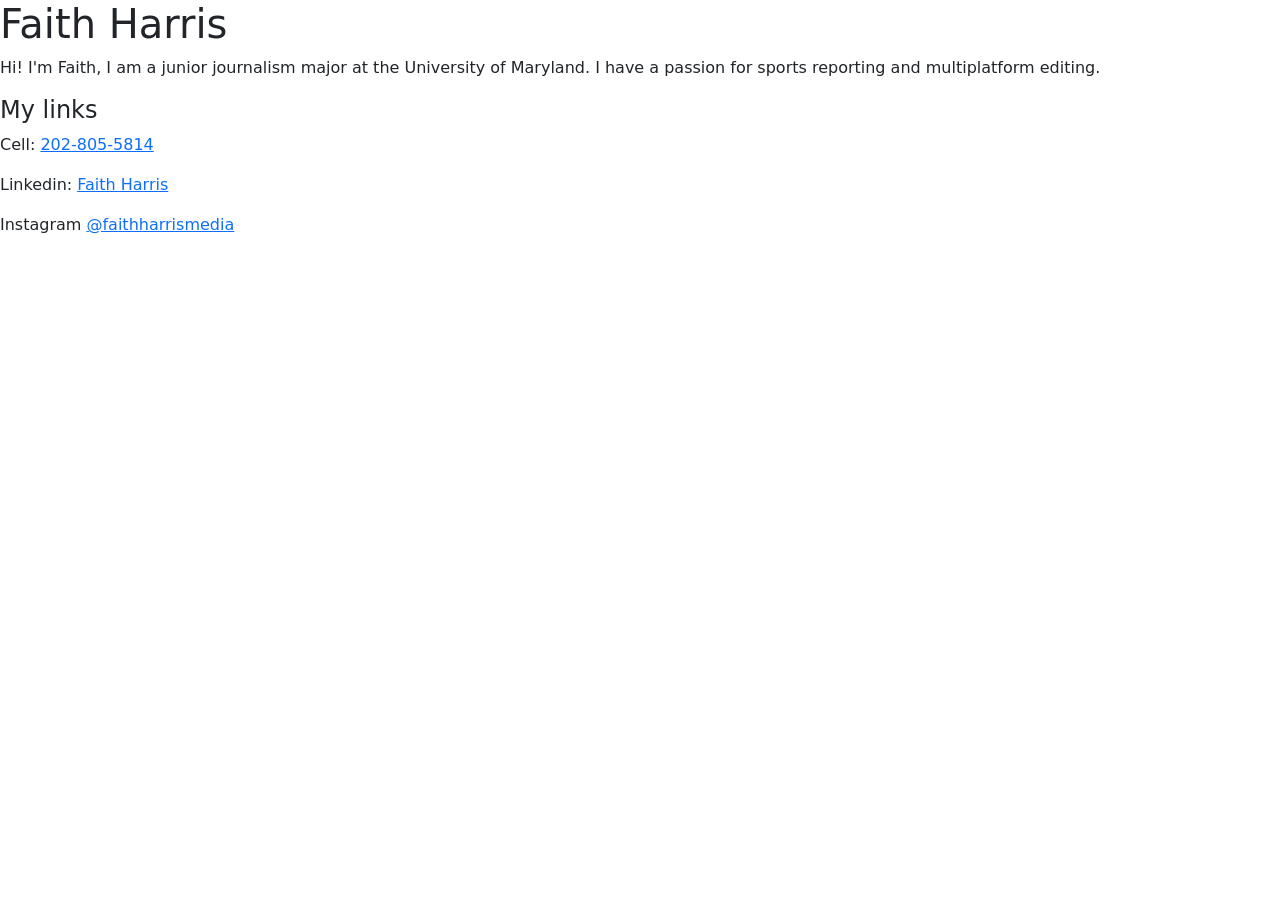
<file: index.html>
<!DOCTYPE html>
<html lang="en">

<head>
    <meta charset="UTF-8">
    <meta name="viewport" content="width=device-width, initial-scale=1.0">
    <title>Faith Harris</title>
    <meta name="description" content="">
    <!-- css -->
    <link href="https://cdn.jsdelivr.net/npm/bootstrap@5.3.8/dist/css/bootstrap.min.css" rel="stylesheet"
        integrity="sha384-sRIl4kxILFvY47J16cr9ZwB07vP4J8+LH7qKQnuqkuIAvNWLzeN8tE5YBujZqJLB" crossorigin="anonymous">
    <!-- js -->
    <script src="https://cdn.jsdelivr.net/npm/@popperjs/core@2.11.8/dist/umd/popper.min.js"
        integrity="sha384-I7E8VVD/ismYTF4hNIPjVp/Zjvgyol6VFvRkX/vR+Vc4jQkC+hVqc2pM8ODewa9r"
        crossorigin="anonymous"></script>
    <script src="https://cdn.jsdelivr.net/npm/bootstrap@5.3.8/dist/js/bootstrap.min.js"
        integrity="sha384-G/EV+4j2dNv+tEPo++6LCgdCROaejBqfUeNjuKAiuXbjrxilcCdDz6ZAVfHWe1Y"
        crossorigin="anonymous"></script>

</head>

<body>
    <h1>Faith Harris</h1>

    <p>Hi! I'm Faith, I am a junior journalism major at the University of Maryland. I have a passion for sports reporting and multiplatform editing. </p>
    
</body>


    <footer>
        <h4>My links</h4>
        <p>Cell: <a href="tel:202-805-5814"> 202-805-5814</a></p>
             <p>Linkedin: <a href="https://www.linkedin.com/in/faithlharris/"> Faith Harris</a></p>
             <p>Instagram <a href="https://www.instagram.com/faithharrismedia/"> @faithharrismedia</a></p>

    </footer>

</html>
</file>
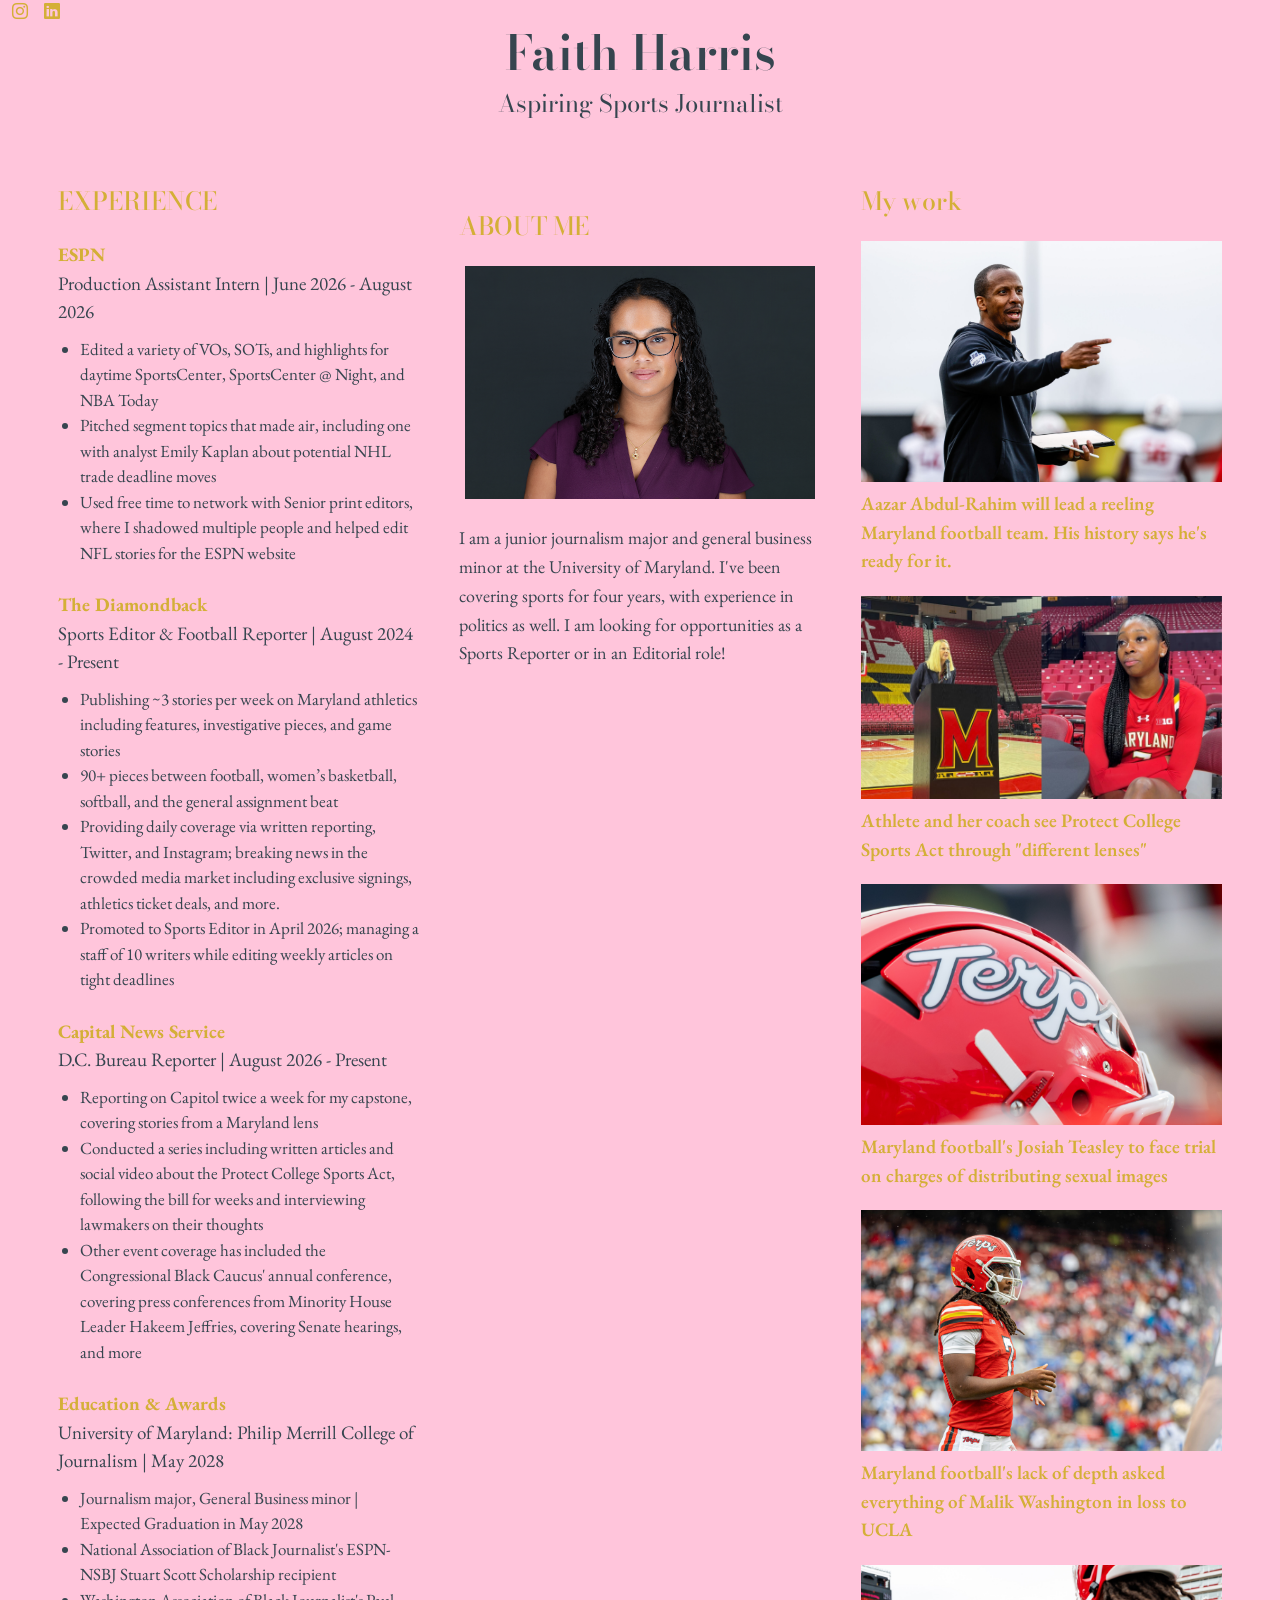
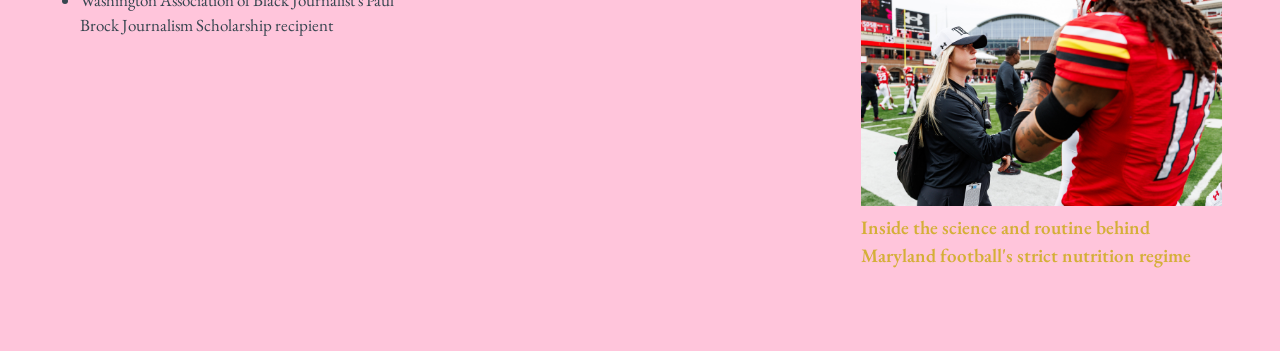
<file: bio1/index.html>
<!DOCTYPE html>
<html lang="en">

<head>
    <meta charset="UTF-8">
    <meta name="viewport" content="width=device-width, initial-scale=1">

    <title>Faith Harris Journalist Website</title>

    <!-- Bootstrap CSS -->
    <link href="https://cdn.jsdelivr.net/npm/bootstrap@5.3.3/dist/css/bootstrap.min.css" rel="stylesheet"
        integrity="sha384-QWTKZyjpPEjISv5WaRU9OFeRpok6YctnYmDr5pNlyT2bRjXh0JMhjY6hW+ALEwIH" crossorigin="anonymous">

    <!-- Bootstrap Icons -->
    <link rel="stylesheet" href="https://cdn.jsdelivr.net/npm/bootstrap-icons@1.11.1/font/bootstrap-icons.css">

    <!-- Custom CSS -->
    <link rel="stylesheet" type="text/css" href="style.css">

    <!-- Google Fonts -->
    <link rel="preconnect" href="https://fonts.googleapis.com">
    <link rel="preconnect" href="https://fonts.gstatic.com" crossorigin>

    <link
        href="https://fonts.googleapis.com/css2?family=Bodoni+Moda:ital,opsz,wght@0,6..96,400..900;1,6..96,400..900&family=EB+Garamond:wght@400;500;600;700&display=swap"
        rel="stylesheet">

</head>

<body>

    <div class="content container-fluid">

        <!-- NAVIGATION BANNER -->
        <div class="banner-container d-flex justify-content-between align-items-center">



            <div class="icons d-flex gap-3">

                <a id="instagram" href="https://www.instagram.com/faithharrismedia/" target="_blank"
                    rel="noopener noreferrer">
                    <i class="bi bi-instagram icon"></i>
                </a>

                <a id="linkedin" href="https://www.linkedin.com/in/faithlharris/" target="_blank"
                    rel="noopener noreferrer">
                    <i class="bi bi-linkedin icon"></i>
                </a>

            </div>

        </div>


        <!-- NAME AND TITLE -->
        <div class="header text-center">
            <h1 id="name">Faith Harris</h1>
            <h2 id="position">Aspiring Sports Journalist</h2>
        </div>


        <!-- THREE COLUMN LAYOUT -->
        <div class="row three-column-layout align-items-start">


            <!-- LEFT COLUMN: EXPERIENCE AND EDUCATION -->
            <div class="col-lg-4 left-column">

                <h2 class="section-title">EXPERIENCE</h2>

                <p class="job">
                    <strong>ESPN</strong>
                    <br>
                    Production Assistant Intern | June 2026 - August 2026
                </p>

                <ul class="blurb">

                    <li>
                        Edited a variety of VOs, SOTs, and highlights for daytime SportsCenter, SportsCenter @ Night,
                        and NBA Today
                    </li>

                    <li>
                        Pitched segment topics that made air, including one with analyst Emily Kaplan about potential
                        NHL trade deadline moves
                    </li>
                    <li>
                        Used free time to network with Senior print editors, where I shadowed multiple people and helped
                        edit NFL stories for the ESPN website
                    </li>
                </ul>


                <p class="job">
                    <strong>The Diamondback</strong>
                    <br>
                    Sports Editor & Football Reporter | August 2024 - Present
                </p>

                <ul class="blurb">

                    <li>
                        Publishing ~3 stories per week on Maryland athletics including features, investigative pieces,
                        and game stories
                    </li>

                    <li>
                        90+ pieces between football, women’s basketball, softball, and the general assignment beat
                    </li>

                    <li>
                        Providing daily coverage via written reporting, Twitter, and Instagram; breaking news in the
                        crowded media market including exclusive signings, athletics ticket deals, and more.
                    </li>
                    <li>
                        Promoted to Sports Editor in April 2026; managing a staff of 10 writers while editing weekly
                        articles on tight deadlines
                    </li>

                </ul>

                <p class="job">
                    <strong>Capital News Service</strong>
                    <br>
                    D.C. Bureau Reporter | August 2026 - Present
                </p>

                <ul class="blurb">

                    <li>
                        Reporting on Capitol twice a week for my capstone, covering stories from a Maryland lens
                    </li>

                    <li>
                        Conducted a series including written articles and social video about the Protect College Sports
                        Act, following the bill for weeks and interviewing lawmakers on their thoughts
                    </li>
                    <li>
                        Other event coverage has included the Congressional Black Caucus' annual conference, covering
                        press conferences from Minority House Leader Hakeem Jeffries, covering Senate hearings, and more
                    </li>
                </ul>

                <p class="job">
                    <strong>Education & Awards</strong>
                    <br>
                    University of Maryland: Philip Merrill College of Journalism | May 2028
                </p>

                <ul class="blurb">

                    <li>
                        Journalism major, General Business minor | Expected Graduation in May 2028
                    </li>

                    <li>
                        National Association of Black Journalist's ESPN-NSBJ Stuart Scott Scholarship recipient
                    </li>
                    <li>
                        Washington Association of Black Journalist's Paul Brock Journalism Scholarship recipient
                    </li>

                </ul>

            </div>



            <!-- MIDDLE COLUMN: PHOTO AND ABOUT ME -->
            <div class="col-lg-4 middle-column">

                <div class="portrait-wrapper">



                </div>


                <div class="about-section">

                    <h2 id="about">ABOUT ME</h2>

                    <div class="portrait-wrapper">

                        <img class="portrait img-fluid" src="site/imgs/IMG_3273 2.JPG" alt="Faith Harris 2025 headshot">

                    </div>

                    <p id="abouttext">
                        I am a junior journalism major and general business minor at the University of Maryland. I've
                        been covering sports for four years, with experience in politics as well. I am looking for
                        opportunities as a Sports Reporter or in an Editorial role!
                    </p>

                </div>


            </div>



            <!-- RIGHT COLUMN: PUBLISHED WORK -->
            <div class="col-lg-4 right-column">

                <h2 class="section-title">My work</h2>


                <div class="scroll-wrapper">

                    <div class="scroll overflow-auto" id="clipScroll">

                        <div class="clips">


                            <!-- ARTICLE 1 -->
                            <a href="https://dbknews.com/2026/10/27/aazaar-abdul-rahim-maryland-football-profile/"
                                target="_blank" rel="noopener noreferrer">

                                <img class="featured img-fluid" src="site/imgs/aazaarsample.jpg"
                                    alt="A photo of Maryland football interim coach Aazaar Abdul-Rahim">

                            </a>

                            <a class="hed"
                                href="https://dbknews.com/2026/10/27/aazaar-abdul-rahim-maryland-football-profile/"
                                target="_blank" rel="noopener noreferrer">

                                Aazar Abdul-Rahim will lead a reeling Maryland football team. His history says he's
                                ready for it.

                            </a>



                            <!-- ARTICLE 2 -->
                            <a href="https://baltimorefishbowl.com/stories/athlete-and-her-coach-see-protect-college-sports-act-through-different-lenses//"
                                target="_blank" rel="noopener noreferrer">

                                <img class="featured img-fluid" src="site/imgs/Frese-and-Okananwa.jpg"
                                    alt="Brenda Frese and Oluchi Okananwa">

                            </a>

                            <a class="hed"
                                href="https://baltimorefishbowl.com/stories/athlete-and-her-coach-see-protect-college-sports-act-through-different-lenses/"
                                target="_blank" rel="noopener noreferrer">

                                Athlete and her coach see Protect College Sports Act through "different lenses"

                            </a>



                            <!-- ARTICLE 3 -->
                            <a href="https://dbknews.com/2026/09/23/maryland-football-josiah-teasley-trial-charges/"
                                target="_blank" rel="noopener noreferrer">

                                <img class="featured img-fluid" src="site/imgs/marylandfballhelmet.jpg"
                                    alt="A Maryland football helmet">

                            </a>

                            <a class="hed"
                                href="https://dbknews.com/2026/09/23/maryland-football-josiah-teasley-trial-charges/"
                                target="_blank" rel="noopener noreferrer">

                                Maryland football's Josiah Teasley to face trial on charges of distributing sexual
                                images

                            </a>



                            <!-- ARTICLE 4 -->
                            <a href="https://dbknews.com/2026/09/28/maryland-football-malik-washington-offense-pressure/"
                                target="_blank" rel="noopener noreferrer">

                                <img class="featured img-fluid" src="site/imgs/malikwashington.jpg"
                                    alt="Maryland quarterback Malik Washington">

                            </a>

                            <a class="hed"
                                href="https://dbknews.com/2026/09/28/maryland-football-malik-washington-offense-pressure/"
                                target="_blank" rel="noopener noreferrer">

                                Maryland football's lack of depth asked everything of Malik Washington in loss to UCLA

                            </a>

                            <!-- ARTICLE 5 -->
                            <a href="https://dbknews.com/2026/10/16/maryland-football-addie-quinn-nutrition-food-feature/"
                                target="_blank" rel="noopener noreferrer">

                                <img class="featured img-fluid" src="site/imgs/addiequinn.jpg"
                                    alt="Maryland football nutritionist Addie Quinn talks to a player">

                            </a>

                            <a class="hed"
                                href="https://dbknews.com/2026/10/16/maryland-football-addie-quinn-nutrition-food-feature/"
                                target="_blank" rel="noopener noreferrer">

                                Inside the science and routine behind Maryland football's strict nutrition regime

                            </a>


                        </div>

                    </div>



                </div>

            </div>

        </div>

    </div>


    <!-- Bootstrap JavaScript -->
    <script src="https://cdn.jsdelivr.net/npm/bootstrap@5.3.3/dist/js/bootstrap.bundle.min.js"
        integrity="sha384-YvpcrYf0tY3lHB60NNkmXc5s9fDVZLESaAA55NDzOxhy9GkcIdslK1eN7N6jIeHz"
        crossorigin="anonymous"></script>

</body>

</html>
</file>
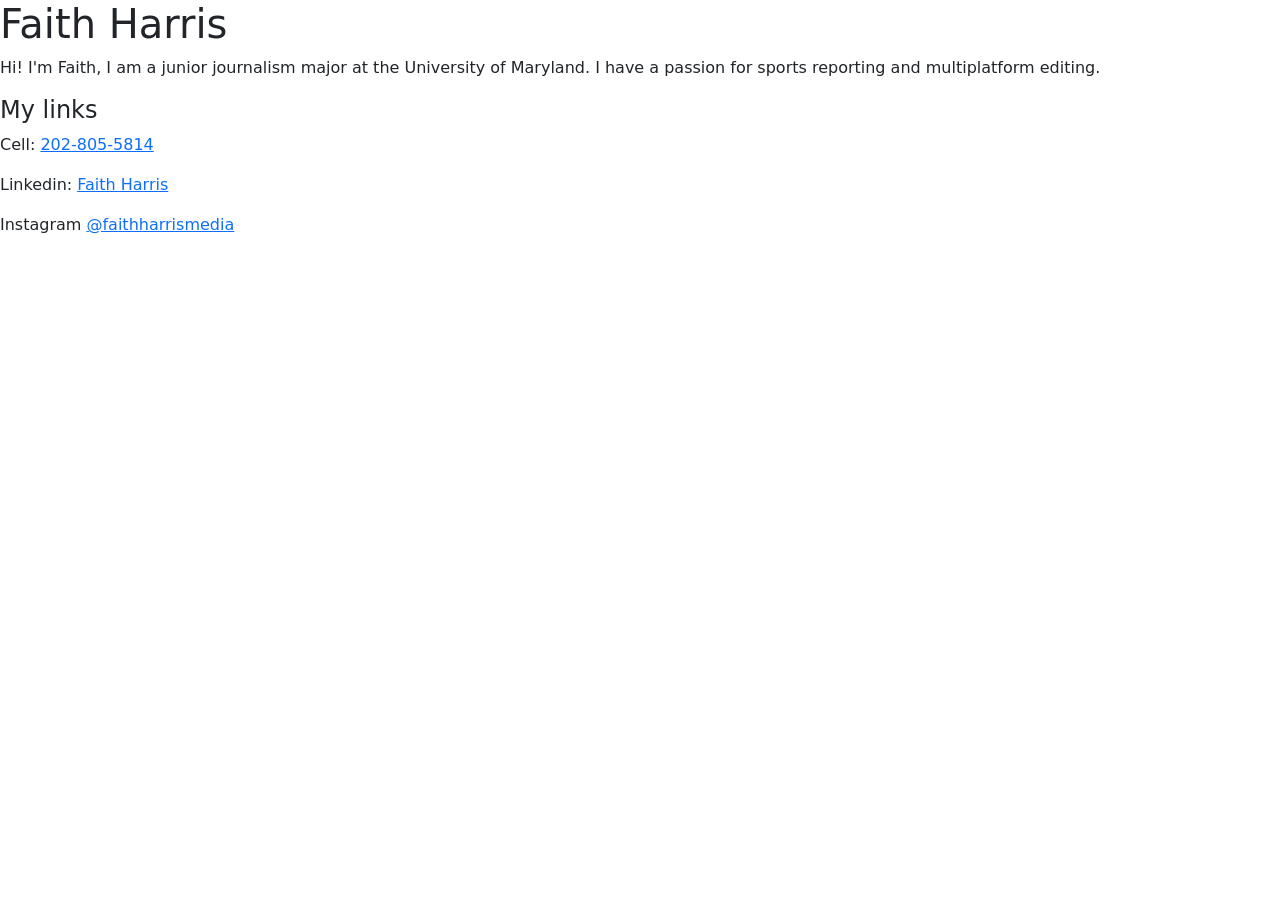
<file: test/index.html>
<!DOCTYPE html>
<html lang="en">

<head>
    <meta charset="UTF-8">
    <meta name="viewport" content="width=device-width, initial-scale=1.0">
    <title>Faith Harris</title>
    <meta name="description" content="">
    <!-- css -->
    <link href="https://cdn.jsdelivr.net/npm/bootstrap@5.3.8/dist/css/bootstrap.min.css" rel="stylesheet"
        integrity="sha384-sRIl4kxILFvY47J16cr9ZwB07vP4J8+LH7qKQnuqkuIAvNWLzeN8tE5YBujZqJLB" crossorigin="anonymous">
    <!-- js -->
    <script src="https://cdn.jsdelivr.net/npm/@popperjs/core@2.11.8/dist/umd/popper.min.js"
        integrity="sha384-I7E8VVD/ismYTF4hNIPjVp/Zjvgyol6VFvRkX/vR+Vc4jQkC+hVqc2pM8ODewa9r"
        crossorigin="anonymous"></script>
    <script src="https://cdn.jsdelivr.net/npm/bootstrap@5.3.8/dist/js/bootstrap.min.js"
        integrity="sha384-G/EV+4j2dNv+tEPo++6LCgdCROaejBqfUeNjuKAiuXbjrxilcCdDz6ZAVfHWe1Y"
        crossorigin="anonymous"></script>

</head>

<body>
    <h1>Faith Harris</h1>

    <p>Hi! I'm Faith, I am a junior journalism major at the University of Maryland. I have a passion for sports
        reporting and multiplatform editing. </p>

</body>


<footer>
    <h4>My links</h4>
    <p>Cell: <a href="tel:202-805-5814"> 202-805-5814</a></p>
    <p>Linkedin: <a href="https://www.linkedin.com/in/faithlharris/"> Faith Harris</a></p>
    <p>Instagram <a href="https://www.instagram.com/faithharrismedia/"> @faithharrismedia</a></p>

</footer>

</html>
</file>
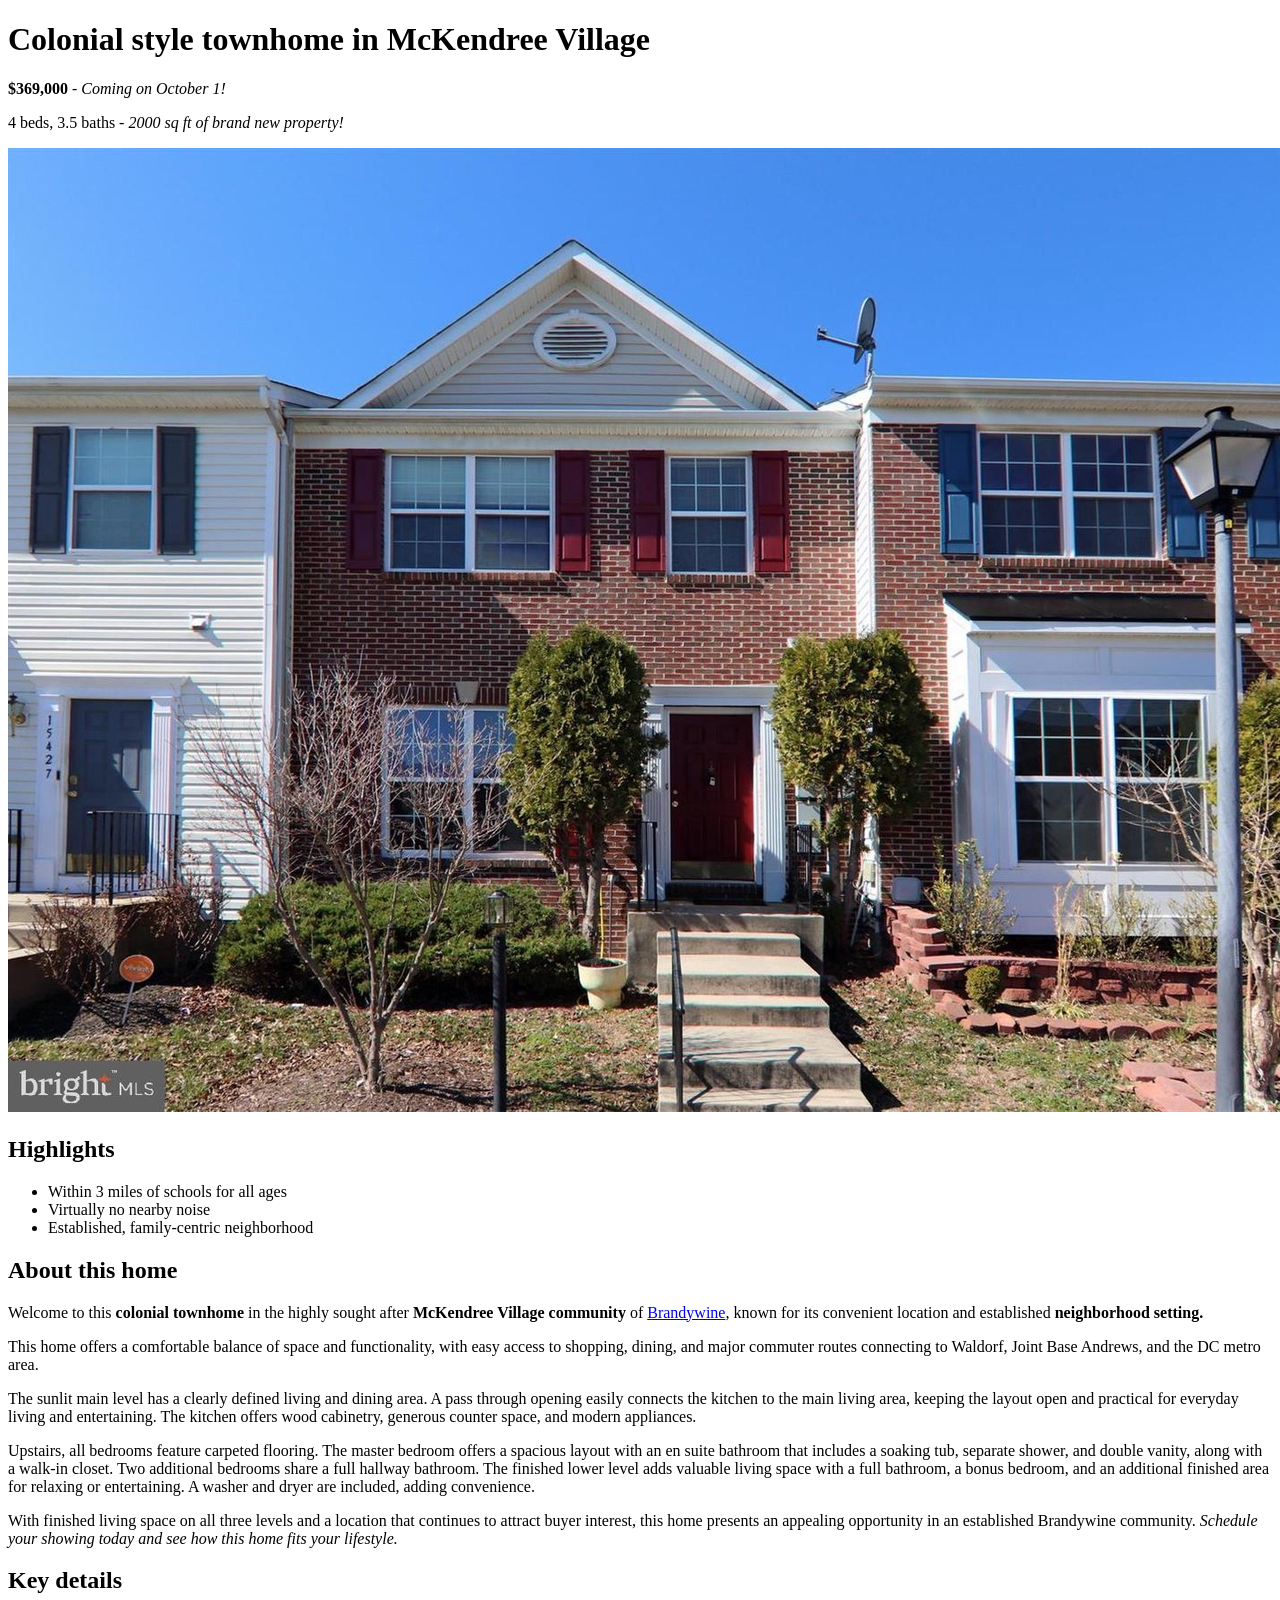
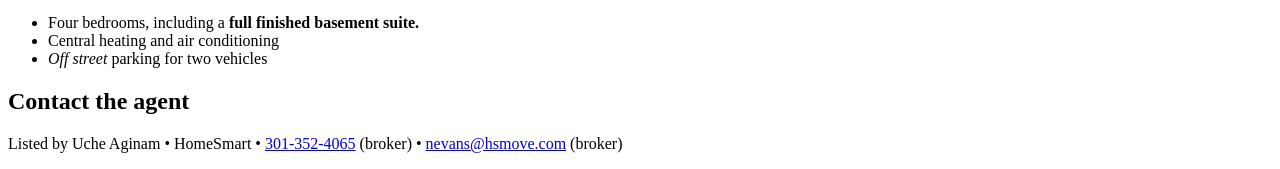
<file: projects/real-estate/index.html>
<!DOCTYPE html>
<html lang="en">

<head>
    <meta charset="UTF-8">
    <meta name="viewport" content="width=device-width, initial-scale=1.0">
    <title>15425 Kennett Square Way, Brandywine, MD 20613</title>
    <meta name="description"
        content="Welcome to this colonial townhome in the highly sought after McKendree Village community of Brandywine, known for its convenient location and established neighborhood setting. This home offers a comfortable balance of space and functionality, with easy access to shopping, dining, and major commuter routes connecting to Waldorf, Joint Base Andrews, and the DC metro area.">
</head>

<body>
    <header>
        <h1>Colonial style townhome in McKendree Village</h1>
        <p><strong>$369,000</strong> <em>- Coming on October 1!</em></p>
        <p>
            4 beds, 3.5 baths - <em>2000 sq ft of brand new property!</em></p>
        <img src="img/redfinlist.jpg"
            alt="The street view of a 2-story townhome featuring brick walls, a red door with matching shutters, and a stair entrance.">
    </header>
    <main>
        <section>
            <h2>Highlights</h2>
            <ul>
                <li>Within 3 miles of schools for all ages</li>
                <li>Virtually no nearby noise</li>
                <li>Established, family-centric neighborhood</li>
            </ul>
        </section>
        <section>
            <h2>About this home</h2>
            <p>Welcome to this <strong>colonial townhome</strong> in the highly sought after <strong>McKendree Village
                    community</strong> of <a href="https://share.google/jU4P29HnX41Kl3Psw">Brandywine</a>, known for its
                convenient location and established
                <strong>neighborhood
                    setting.</strong>
            </p>
            <p> This home offers a comfortable balance of space and functionality, with easy access to shopping, dining,
                and
                major commuter routes connecting to Waldorf, Joint Base Andrews, and the DC metro area.</p>
            <p> The sunlit main level has a clearly defined living and dining area. A pass through opening easily
                connects
                the kitchen to the main living area, keeping the layout open and practical for everyday living and
                entertaining. The kitchen offers wood cabinetry, generous counter space, and modern appliances.</p>
            <p>Upstairs, all bedrooms feature carpeted flooring. The master bedroom offers a spacious layout with an en
                suite bathroom that includes a soaking tub, separate shower, and double vanity, along with a walk-in
                closet.
                Two additional bedrooms share a full hallway bathroom. The finished lower level adds valuable living
                space
                with a full bathroom, a bonus bedroom, and an additional finished area for relaxing or entertaining. A
                washer and dryer are included, adding convenience.</p>
            <p>With finished living space on all three levels and a location that continues to attract buyer interest,
                this
                home presents an appealing opportunity in an established Brandywine community. <em>Schedule your showing
                    today
                    and see how this home fits your lifestyle.</em></p>
        </section>
        <section></section>
        <h2>Key details</h2>
        <ul>
            <li>Four bedrooms, including a <strong>full finished basement suite.</strong></li>
            <li>Central heating and air conditioning</li>
            <li><em>Off street</em> parking for two vehicles</li>


        </ul>
        </section>
    </main>
    <footer>
        <h2>Contact the agent</h2>
        <p>Listed by Uche Aginam • HomeSmart • <a href="tel:301-352-4065"> 301-352-4065</a> (broker) • <a
                href="mailto:nevans@hsmove.com"> nevans@hsmove.com</a> (broker)</p>
    </footer>
</body>

</html>
</file>
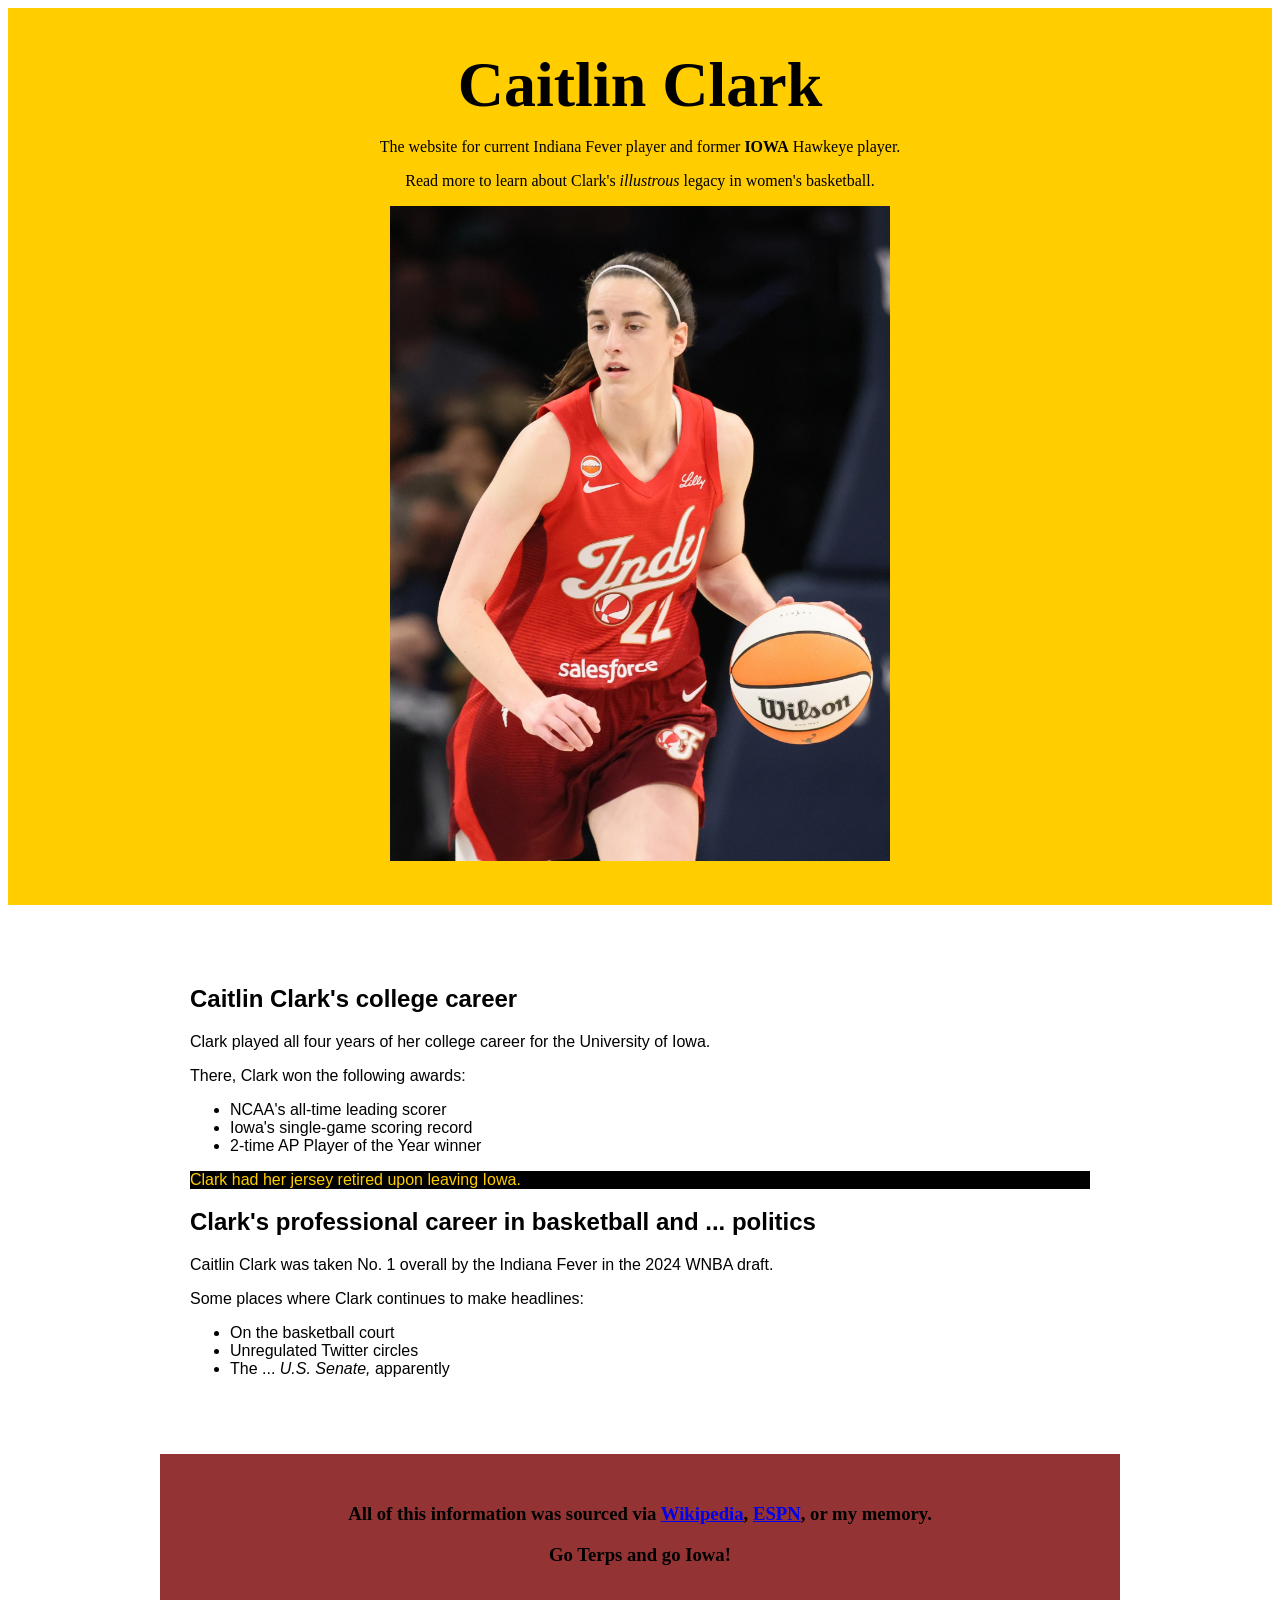
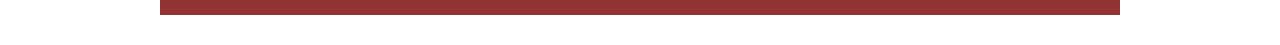
<file: projects/wikipedia/index.html>
<!DOCTYPE html>
<html lang="en">

<head>
    <meta charset="UTF-8">
    <meta name="viewport" content="width=device-width, initial-scale=1.0">
    <title>Caitlin Clark</title>
    <meta name="description"
        content="A website detailing Caitlin Clark's career with the Indiana Fever and Iowa Hawkeyes">
    <link rel="stylesheet" href="css/style.css">
</head>

<body>
    <header>
        <h1>Caitlin Clark</h1>
        <p>The website for current Indiana Fever player and former <strong>IOWA</strong> Hawkeye player.</p>
        <p>Read more to learn about Clark's <em>illustrous</em> legacy in women's basketball.</p>
        <img src="img/caitlinclarkwiki.jpg">
    </header>
    <main>
        <h2>Caitlin Clark's college career</h2>
        <p>Clark played all four years of her college career for the University of Iowa. </p>
        <p>There, Clark won the following awards:</p>
        <ul>
            <li>NCAA's all-time leading scorer</li>
            <li>Iowa's single-game scoring record</li>
            <li>2-time AP Player of the Year winner</li>
        </ul>

        <p class="retirement">Clark had her jersey retired upon leaving Iowa.</p>

        <h2>Clark's professional career in basketball and ... politics</h2>
        <p>Caitlin Clark was taken No. 1 overall by the Indiana Fever in the 2024 WNBA draft.</p>
        <p>Some places where Clark continues to make headlines:</p>
        <ul>
            <li>On the basketball court</li>
            <li>Unregulated Twitter circles</li>
            <li>The ... <em>U.S. Senate,</em> apparently</li>
        </ul>
    </main>
</body>

<footer>
    <h3>All of this information was sourced via <a href="https://en.wikipedia.org/wiki/Caitlin_Clark"> Wikipedia</a>, <a
            href="https://www.espn.com/womens-college-basketball/story/_/id/39626372/what-records-does-caitlin-clark-hold-iowa-ncaa-honors-know">ESPN</a>,
        or my memory.</h3>
    <h3>Go Terps and go Iowa!</h3>

</footer>

</html>
</file>
<file: bio1/style.css>
/* column */

.three-column-layout {
    padding: 40px 3%;
    align-items: start;
}

/* spacing */

.left-column,
.middle-column,
.right-column {
    padding: 20px;
    margin-top: 0;
    display: flex;
    flex-direction: column;
    align-items: stretch;
}


/* NAME AND TITLE */

#name {
    font-family: "Bodoni Moda", serif;
    font-size: 48px;
    font-weight: 600;
}

#position {
    font-family: "Bodoni Moda", serif;
    font-size: 24px;
    font-weight: 400;
}

/*   Section heads */

/* EXPERIENCE, ABOUT ME, MY WORK */

.section-title,
#about {
    font-family: "Bodoni Moda", serif;
    font-size: 25px;
    font-weight: 500;
    text-align: left;
    margin-top: 0;
    margin-bottom: 25px;
    padding: 0;
    color: #D4AF37;
}

/* equal heights */

/* headshot */

.portrait-wrapper {
    width: 100%;
    margin: 0 auto 25px;
    text-align: center;
}

.portrait {
    width: 100%;
    max-width: 350px;
    height: auto;
    object-fit: cover;
    display: block;
    margin: 0 auto;
}


/* about me */

.about-section {
    width: 100%;
    display: flex;
    flex-direction: column;
}

#abouttext {
    font-family: "EB Garamond", serif;
    font-size: 18px;
    line-height: 1.6;
    margin-top: 0;
    color: #36454F;
}


/* experience */

.job {
    font-family: "EB Garamond", serif;
    font-size: 19px;
    margin-bottom: 10px;
    color: #36454F;
}

.blurb {
    font-family: "EB Garamond", serif;
    font-size: 17px;
    line-height: 1.5;
    padding-left: 22px;
    margin-bottom: 25px;
    color: #36454F;
}


/* samples */

.featured {
    width: 100%;
    height: auto;
    margin-top: 0;
    margin-bottom: 8px;
    display: block;
}


/* samples headlines */

.hed {
    display: block;
    font-family: "EB Garamond", serif;
    font-size: 19px;
    font-weight: 600;
    margin-bottom: 20px;
    text-decoration: none;
    color: #D4AF37;
}

.hed:hover {
    color: #FFFFFF;
}


/* social media links */

.social-links {
    margin-top: 25px;
    text-align: center;
}

.social-links a {
    font-size: 24px;
    margin: 0 10px;
    color: #D4AF37;
}

.social-links a:hover {
    color: #FFFFFF;
}


/* icons */

.icons {
    display: flex;
    gap: 35px;
    align-items: center;
}

.icons a {
    color: #D4AF37;
}

.icons a:hover {
    color: #FFFFFF;
}


/* mobile*/

@media (max-width: 991px) {

    .three-column-layout {
        padding: 20px 5%;
    }

    /* Move photo and About Me to the top */

    .middle-column {
        order: 0;
        margin-bottom: 35px;
    }

    .portrait {
        max-width: 280px;
    }

    .left-column,
    .right-column {
        margin-bottom: 30px;
    }

    /* Keep mobile headings consistent */

    .section-title,
    #about {
        font-size: 24px;
    }

}

/* body */

body,
.content {
    background-color: #FFC5DB;
}

body,
p,
li,
.job,
.blurb,
#abouttext {
    color: #36454F;
}

/* social */

.icons a,
.social-links a {
    color: #D4AF37;
}

.icons a:hover,
.social-links a:hover {
    color: #FFFFFF;
}

.hed {
    color: #D4AF37;
}

.hed:hover {
    color: #FFFFFF;
}

.job strong {
    color: #D4AF37;
}
</file>
<file: projects/wikipedia/css/style.css>
header {
    background-color: #FFCD00;
    color: #000000;
    text-align: center;
    padding: 40px;
}
img {
    width: 500px;
}

header h1 {
    font-family: Georgia, serif;
    font-size: 64px;
    color: #000000;
    margin: 0;
}

main {
    background-color: #ffffff;
    max-width: 900px;
    font-family:'Segoe UI', Tahoma, Geneva, Verdana, sans-serif;
    margin: 30px auto;
    padding: 30px;
}

.retirement {

color:#FFCD00;
background-color: #000000;

}
footer {
    background-color: #933333;
    max-width: 900px;
    margin: 30px auto;
    padding: 30px;
    text-align: center;

}
</file>
